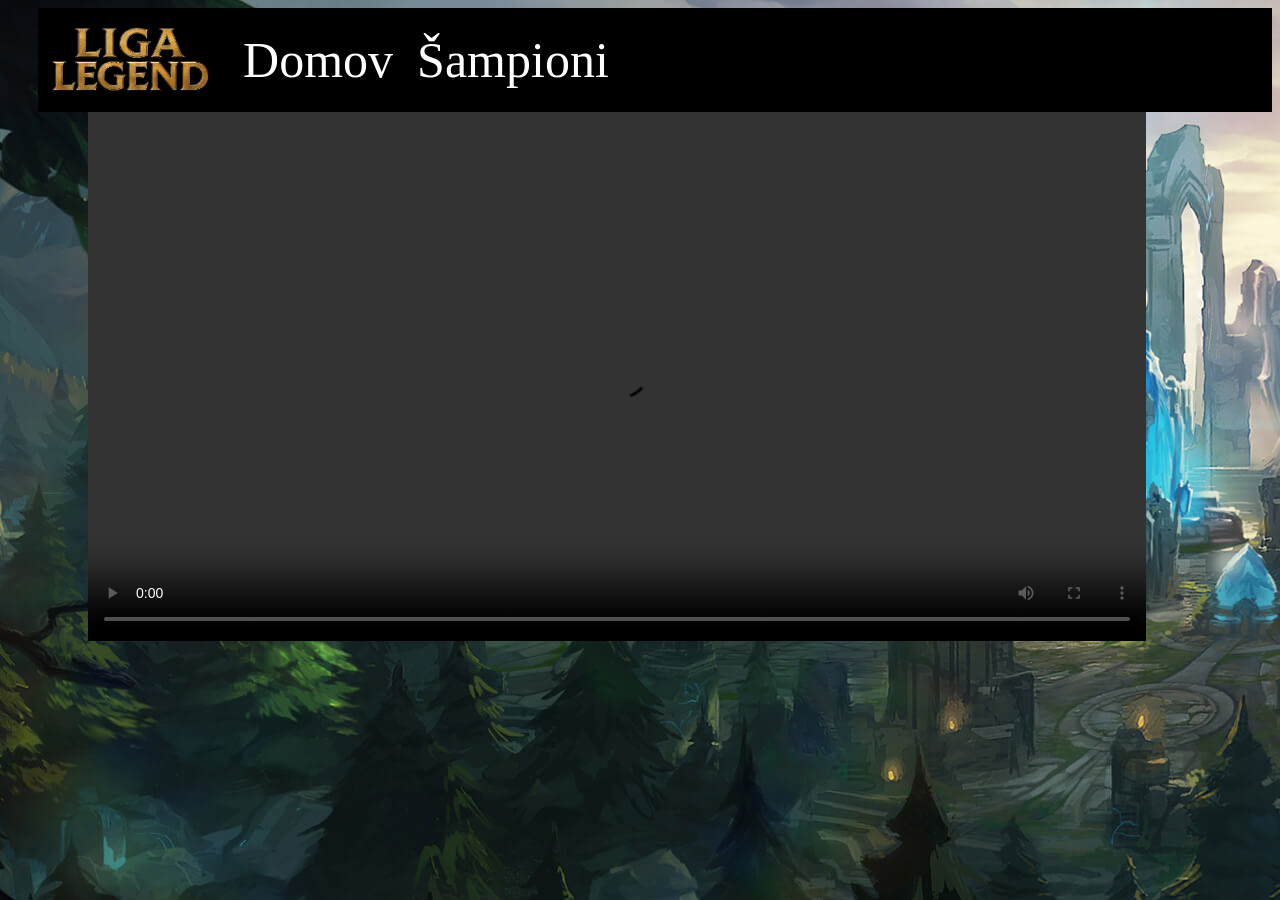
<file: index.html>
<!DOCTYPE html>
<html lang="cs">

<head>
    <meta charset="UTF-8">
    <meta name="viewport" content="width=device-width, initial-scale=1.0">
    <title>Liga Legend</title>
    <link rel="SHORTCUT ICON" href="../img/favicon.ico" />
    <link rel="stylesheet" href="css/stylicek.css">
    <style>

    </style>
</head>

<body>
    <header>
        <img src="../img/Liga_Legend_Logo-removebg-preview.png" alt="Liga Legend Logo">
        <nav>
            <a href="http://127.0.0.1:5500/index.html">Domov</a>
            <a href="http://127.0.0.1:5500/champ.html">Šampioni</a>
           
        </nav>
    </header>
    <video class="videjko" controls autoplay loop>
        <source src="../img/Idyiom - Co je to Leauge Of Legends Parodie CZ (REUPLOAD).mp4" type="video/mp4">
    </video>
</body>
</file>
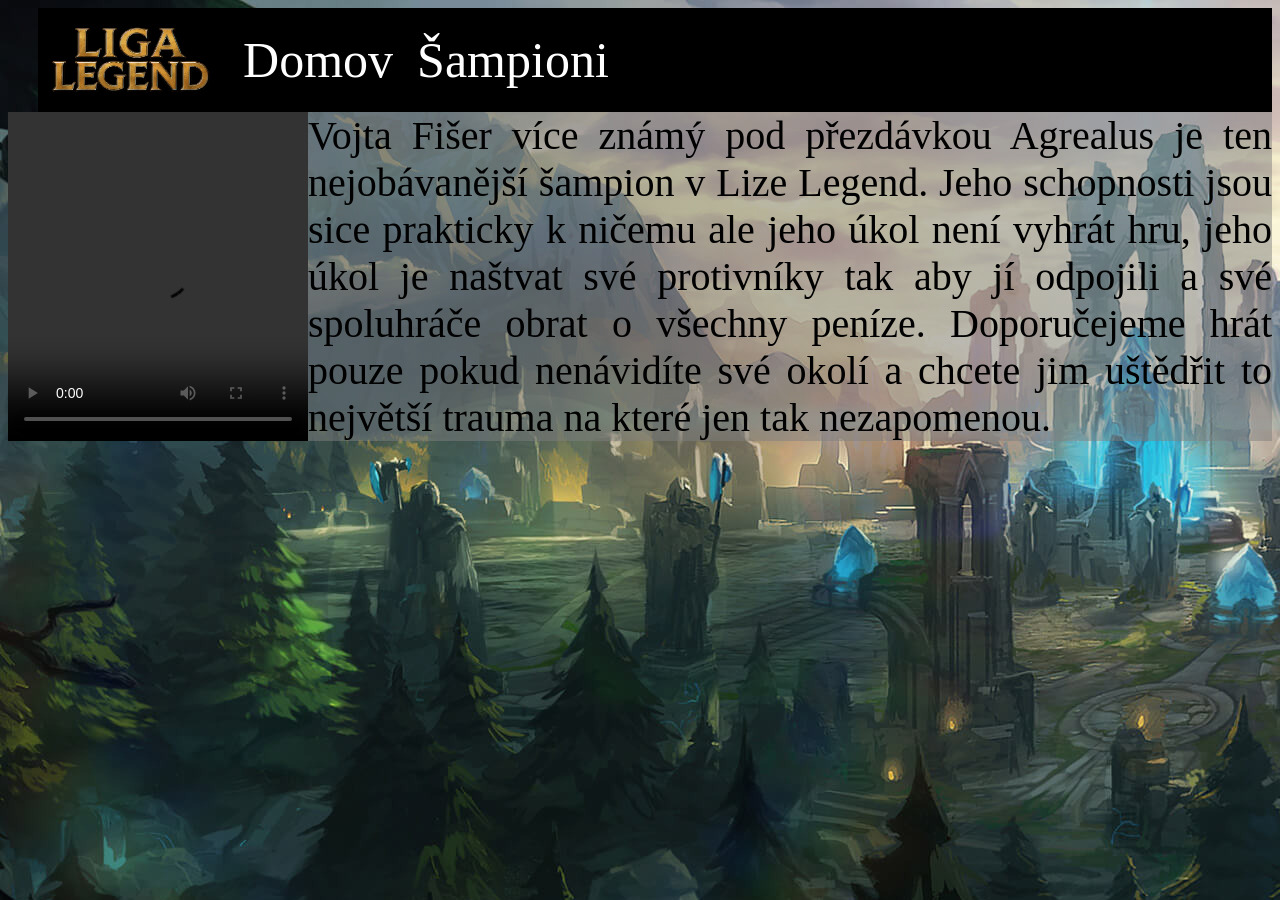
<file: Agrealus.html>
<!DOCTYPE html>
<html lang="cs">

<head>
    <meta charset="UTF-8">
    <meta name="viewport" content="width=device-width, initial-scale=1.0">
    <title>Agrealus Šampion</title>
    <link rel="SHORTCUT ICON" href="../img/favicon.ico" />
    <link rel="stylesheet" href="css/šampion.css">
</head>

<body>
    <header>
        <img src="../img/Liga_Legend_Logo-removebg-preview.png" alt="Liga Legend Logo">
        <nav>
            <a href="http://127.0.0.1:5500/index.html">Domov</a>
            <a href="http://127.0.0.1:5500/champ.html">Šampioni</a>
     
        </nav>
    </header>

    <div class="oddělení">
        <video src="../img/Agraelus - Představení Šampiona.mp4" controls autoplay></video>
        Vojta Fišer více známý pod přezdávkou Agrealus je ten nejobávanější šampion v Lize Legend. Jeho schopnosti jsou
        sice prakticky k ničemu ale jeho úkol není vyhrát hru, jeho úkol je naštvat své protivníky tak aby jí odpojili a
        své spoluhráče obrat o všechny peníze. Doporučejeme hrát pouze pokud nenávidíte své okolí a chcete jim uštědřit
        to největší trauma na které jen tak nezapomenou.
    </div>
</body>

</html>
</file>
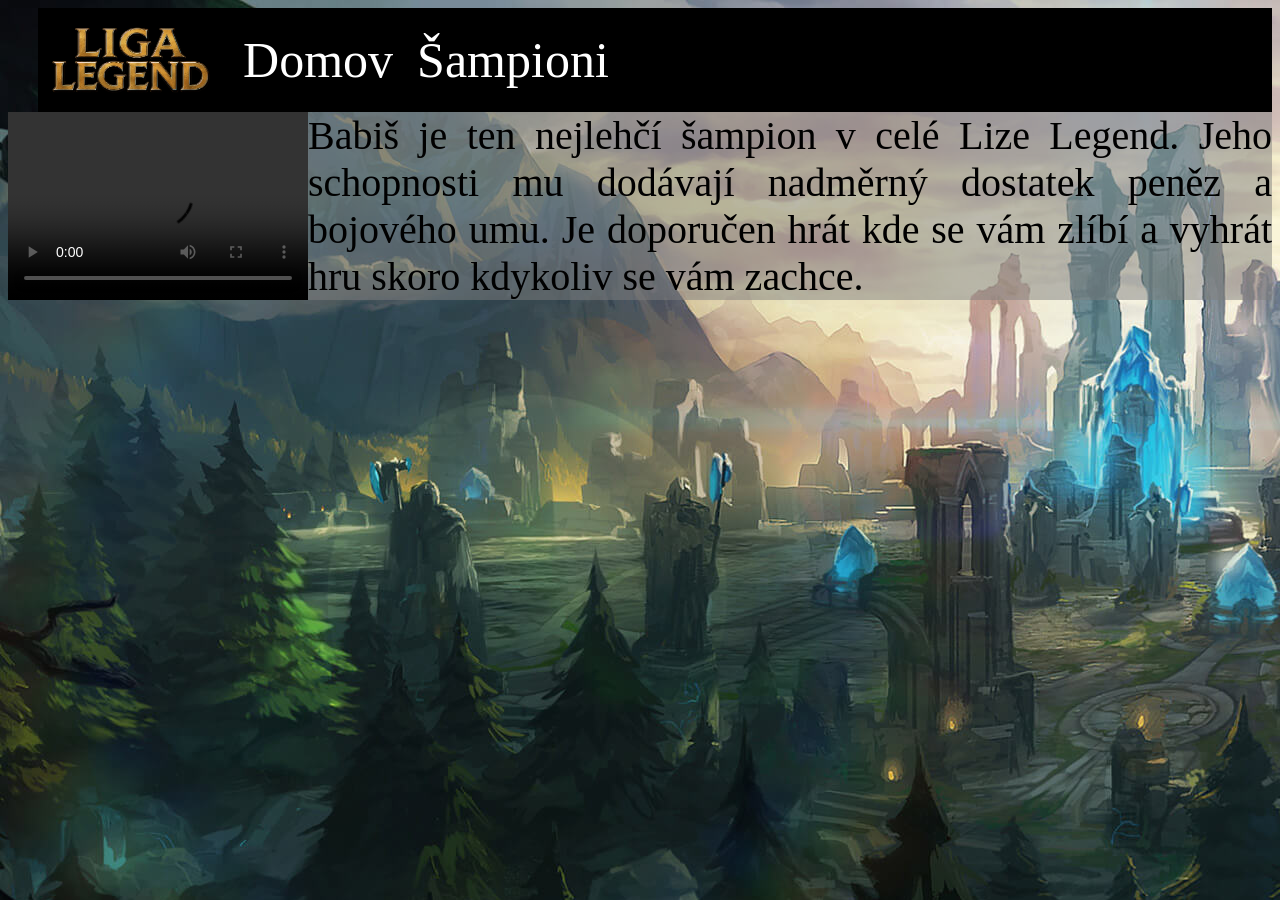
<file: Babis.html>
<!DOCTYPE html>
<html lang="cs">

<head>
    <meta charset="UTF-8">
    <meta name="viewport" content="width=device-width, initial-scale=1.0">
    <title>Babis Šampion</title>
    <link rel="SHORTCUT ICON" href="../img/favicon.ico" />
    <link rel="stylesheet" href="css/šampion.css">
</head>

<body>
    <header>
        <img src="../img/Liga_Legend_Logo-removebg-preview.png" alt="Liga Legend Logo">
        <nav>
            <a href="http://127.0.0.1:5500/index.html">Domov</a>
            <a href="http://127.0.0.1:5500/champ.html">Šampioni</a>
      
        </nav>
    </header>

    <div class="oddělení">
        <video src="../img/vidssave.com Andrej Babiš - Představení Šampiona 360P.mp4" controls autoplay></video>
        Babiš je ten nejlehčí šampion v celé Lize Legend. Jeho schopnosti mu dodávají nadměrný dostatek peněz a bojového
        umu. Je doporučen hrát kde se vám zlíbí a vyhrát hru skoro kdykoliv se vám zachce.
    </div>
</body>

</html>
</file>
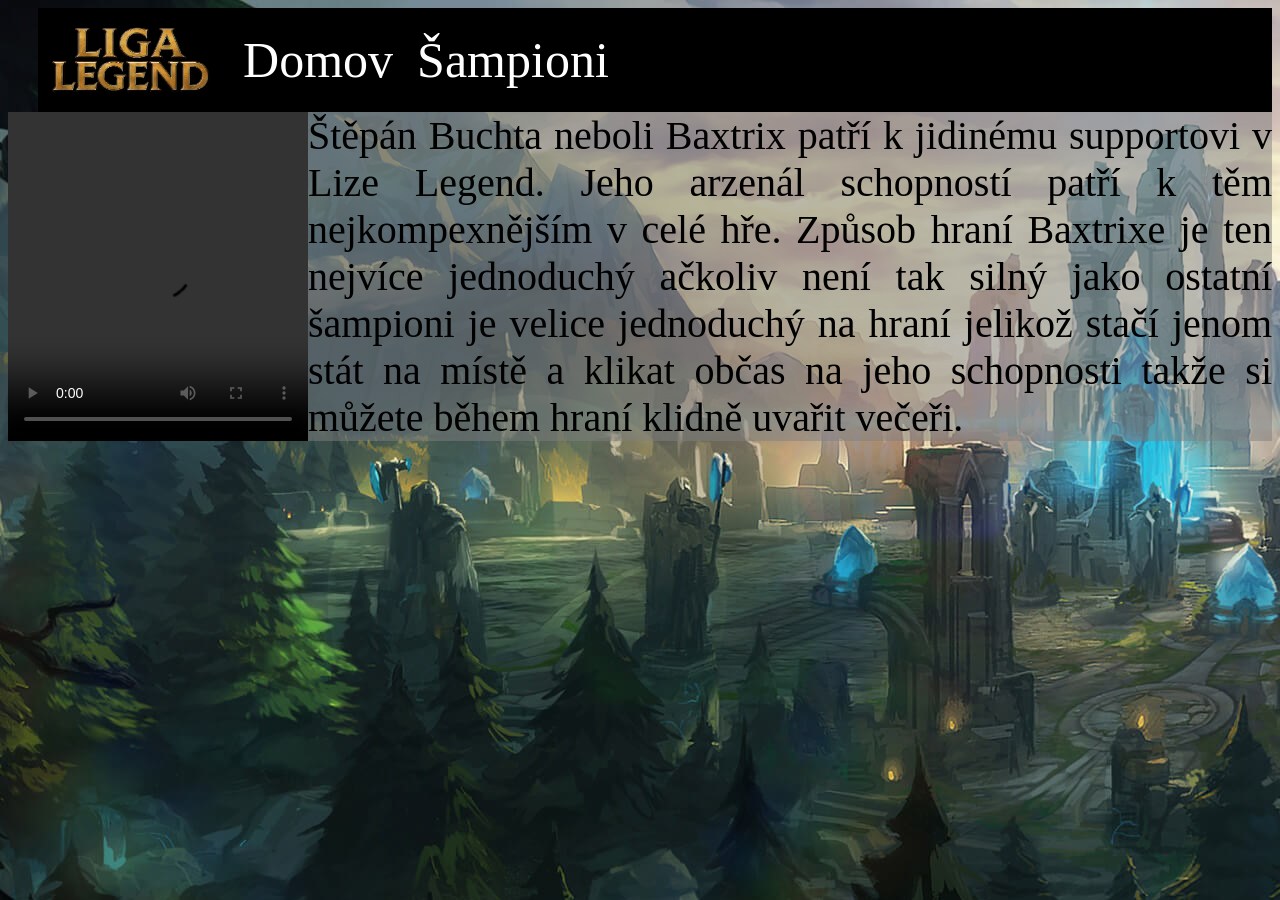
<file: Bax.html>
<!DOCTYPE html>
<html lang="cs">

<head>
    <meta charset="UTF-8">
    <meta name="viewport" content="width=device-width, initial-scale=1.0">
    <title>Baxtrix Šampion</title>
    <link rel="SHORTCUT ICON" href="../img/favicon.ico" />
    <link rel="stylesheet" href="css/šampion.css">
</head>

<body>
    <header>
        <img src="../img/Liga_Legend_Logo-removebg-preview.png" alt="Liga Legend Logo">
        <nav>
            <a href="http://127.0.0.1:5500/index.html">Domov</a>
            <a href="http://127.0.0.1:5500/champ.html">Šampioni</a>
           
        </nav>
    </header>

    <div class="oddělení">
        <video src="../img/vidssave.com Baxtrix - Představení Šampiona 360P.mp4" controls autoplay></video>
        Štěpán Buchta neboli Baxtrix patří k jidinému supportovi v Lize Legend. Jeho arzenál schopností patří k těm
        nejkompexnějším v celé hře. Způsob hraní Baxtrixe je ten nejvíce jednoduchý ačkoliv není tak silný jako ostatní
        šampioni je velice jednoduchý na hraní jelikož stačí jenom stát na místě a klikat občas na jeho schopnosti takže
        si můžete během hraní klidně uvařit večeři.
    </div>
</body>

</html>
</file>
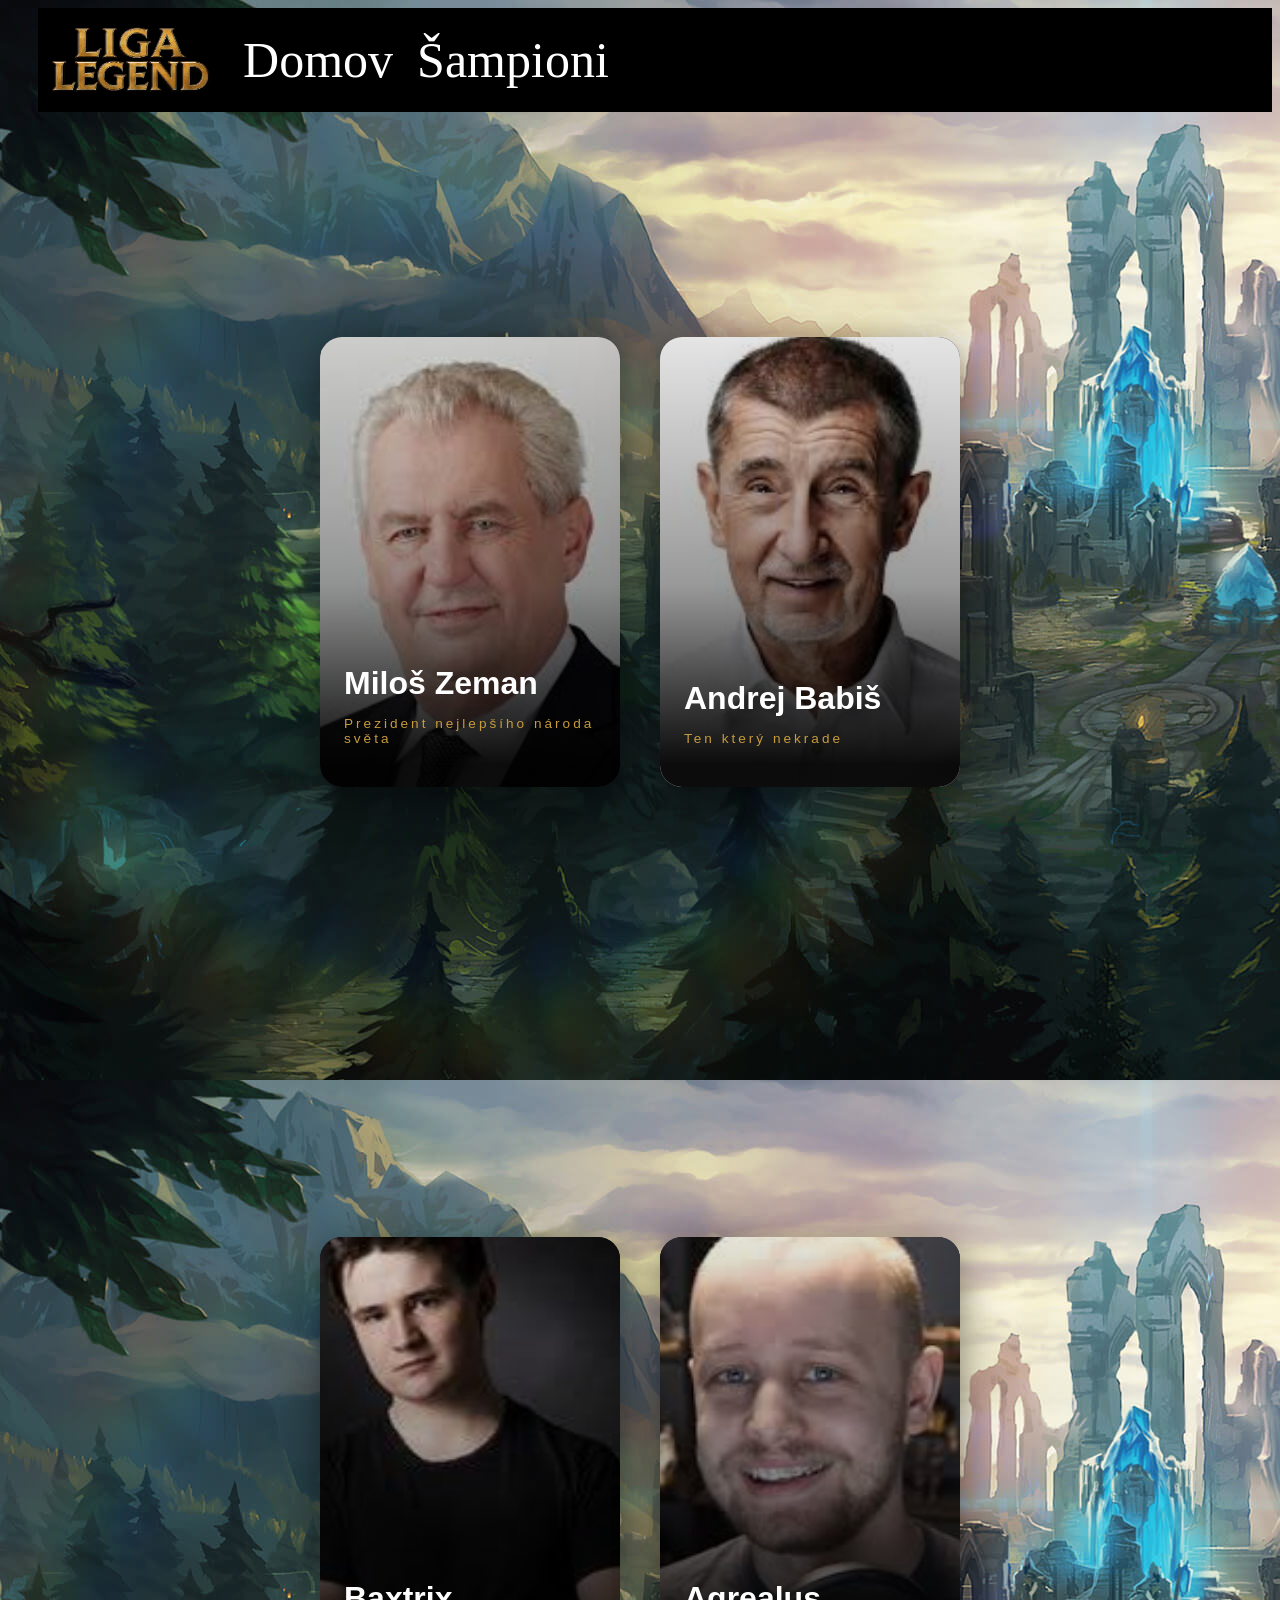
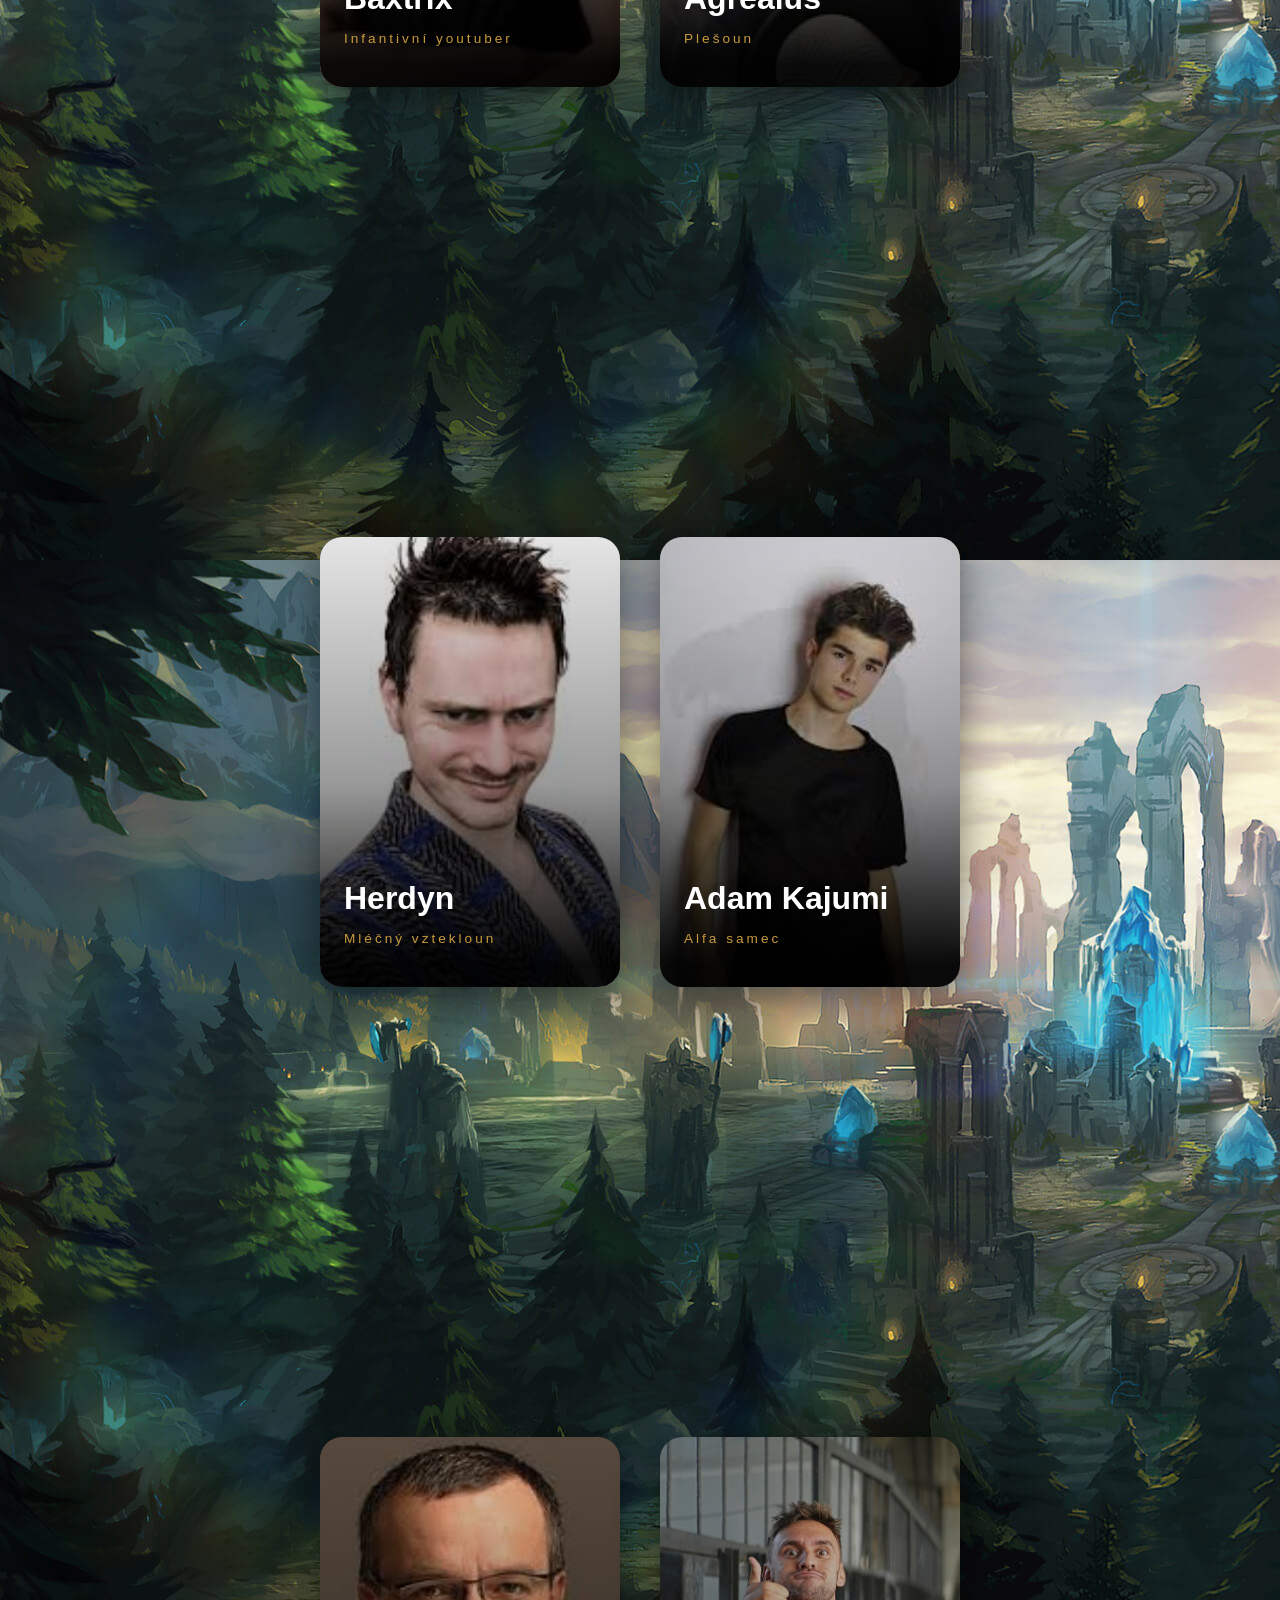
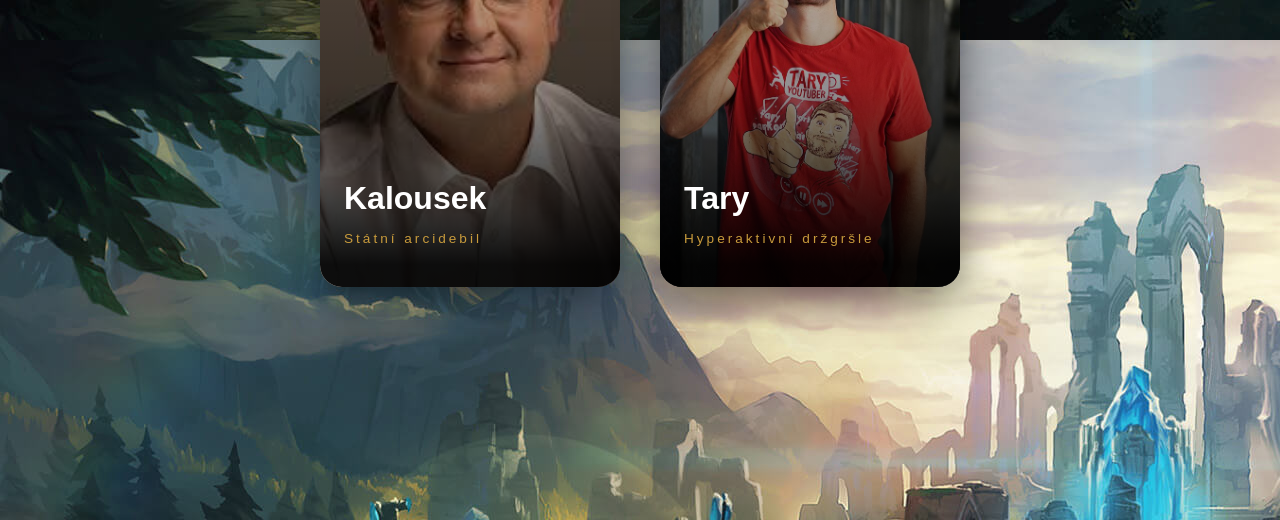
<file: champ.html>
<!DOCTYPE html>
<html lang="cs">

<head>
    <meta charset="UTF-8">
    <meta name="viewport" content="width=device-width, initial-scale=1.0">
    <title>Liga Legend Šampioni</title>
    <link rel="stylesheet" href="css/stylicekšampioni.css">
    <link rel="SHORTCUT ICON" href="../img/favicon.ico" />
</head>

<body>
    <header>
        <img src="../img/Liga_Legend_Logo-removebg-preview.png" alt="Liga Legend Logo">
        <nav>
            <a href="http://127.0.0.1:5500/index.html">Domov</a>
            <a href="http://127.0.0.1:5500/champ.html">Šampioni</a>
        </nav>
    </header>
    <div class="karty">
        <div class="karta">
            <a href="http://127.0.0.1:5500/Milos.html"><img src="../img/images (6).jpg">
                <div class="overlay"></div>
                ¨<div class="content">

                    <h2>Miloš Zeman</h2>

                    <p>Prezident nejlepšího národa světa</p>
            </a>
        </div>
    </div>
    <div class="karta">
        <a href="http://127.0.0.1:5500/Babis.html">
            <img src="../img/images.jpg">
            <div class="overlay"></div>
            <div class="content">
                <h2>Andrej Babiš</h2>
                <p>Ten který nekrade</p>
        </a>
    </div>
    </div>
    </div>
    <div class="karty">
        <div class="karta">
            <a href="http://127.0.0.1:5500/Bax.html">
                <img src="../img/images (5).jpg">
                <div class="overlay"></div>
                <div class="content">
                    <h2>Baxtrix</h2>
                    <p>Infantivní youtuber</p>
            </a>
        </div>
    </div>
    <div class="karta">
        <a href="http://127.0.0.1:5500/Agrealus.html">
            <img src="../img/images (1).jpg">
            <div class="overlay"></div>
            <div class="content">
                <h2>Agrealus</h2>
                <p>Plešoun</p>
        </a>
    </div>
    </div>
    </div>
    <div class="karty">
        <div class="karta">
            <a href="http://127.0.0.1:5500/Herdyn.html">
                <img src="../img/images (4).jpg">
                <div class="overlay"></div>
                <div class="content">
                    <h2>Herdyn</h2>
                    <p>Mléčný vztekloun</p>
            </a>
        </div>
    </div>
    <div class="karta">
        <a href="http://127.0.0.1:5500/Kajumi.html">
            <img src="../img/images (2).jpg">
            <div class="overlay"></div>
            <div class="content">
                <h2>Adam Kajumi</h2>
                <p>Alfa samec</p>
        </a>
    </div>
    </div>
    </div>
    <div class="karty">
        <div class="karta">
            <a href="http://127.0.0.1:5500/Kalousek.html">
                <img src="../img/images (3).jpg">
                <div class="overlay"></div>
                <div class="content">
                    <h2>Kalousek</h2>
                    <p>Státní arcidebil</p>
            </a>
        </div>
    </div>

    <div class="karta">
        <a href="http://127.0.0.1:5500/Tary.html">
            <img src="../img/gallery_160.jpg">
            <div class="overlay"></div>
            <div class="content">
                <h2>Tary</h2>
                <p>Hyperaktivní držgršle</p>
        </a>
    </div>
    </div>
    </div>
</body>

</html>
</file>
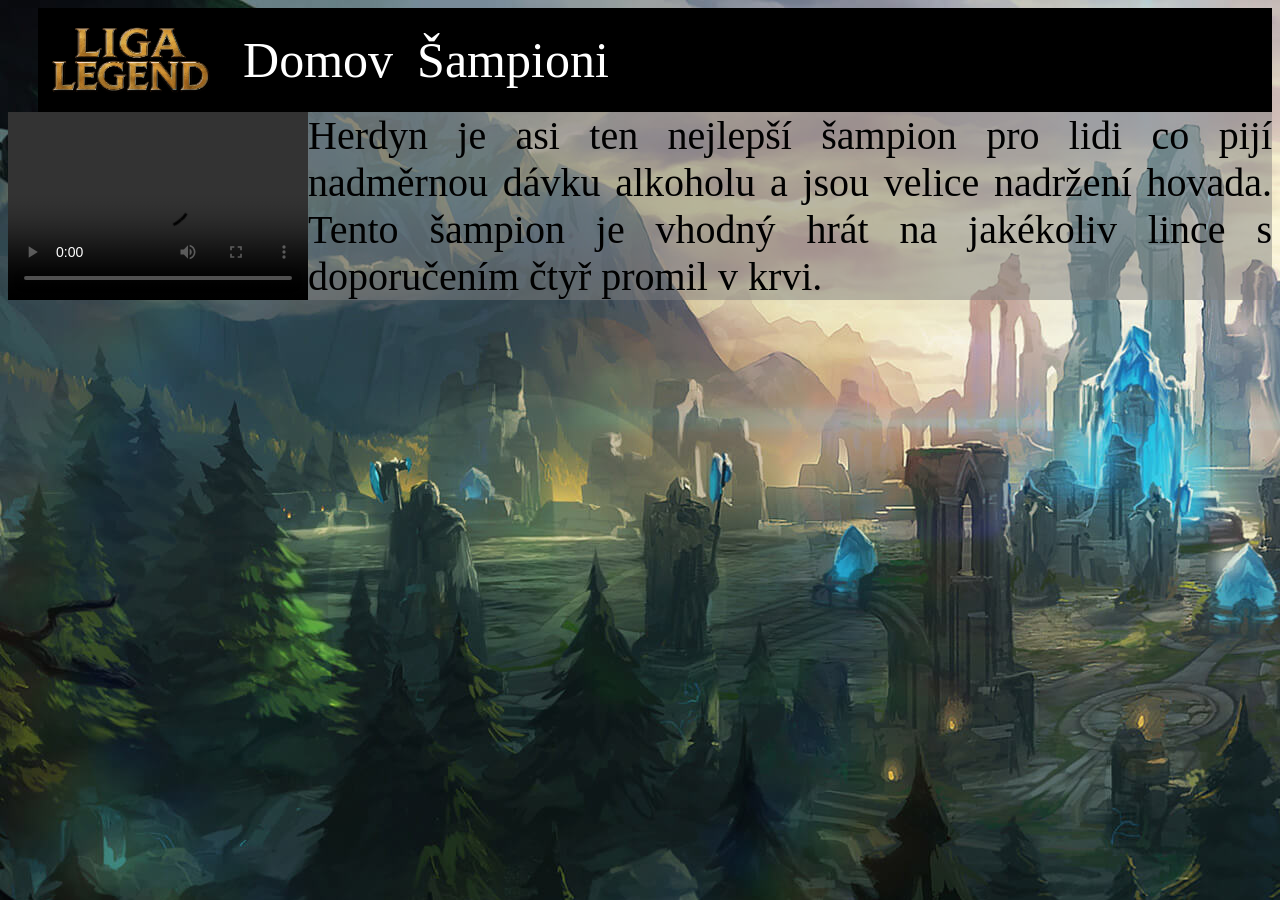
<file: Herdyn.html>
<!DOCTYPE html>
<html lang="cs">

<head>
    <meta charset="UTF-8">
    <meta name="viewport" content="width=device-width, initial-scale=1.0">
    <title>Herdyn Šampion</title>
    <link rel="SHORTCUT ICON" href="../img/favicon.ico" />
    <link rel="stylesheet" href="css/šampion.css">
</head>

<body>
    <header>
        <img src="../img/Liga_Legend_Logo-removebg-preview.png" alt="Liga Legend Logo">
        <nav>
            <a href="http://127.0.0.1:5500/index.html">Domov</a>
            <a href="http://127.0.0.1:5500/champ.html">Šampioni</a>
          
        </nav>
    </header>

    <div class="oddělení">
        <video src="../img/Herdyn - Představení Šampiona.mp4" controls autoplay></video>
        Herdyn je asi ten nejlepší šampion pro lidi co pijí nadměrnou dávku alkoholu a jsou velice nadržení hovada.
        Tento šampion je vhodný hrát na jakékoliv lince s doporučením čtyř promil v krvi.
    </div>
</body>

</html>
</file>
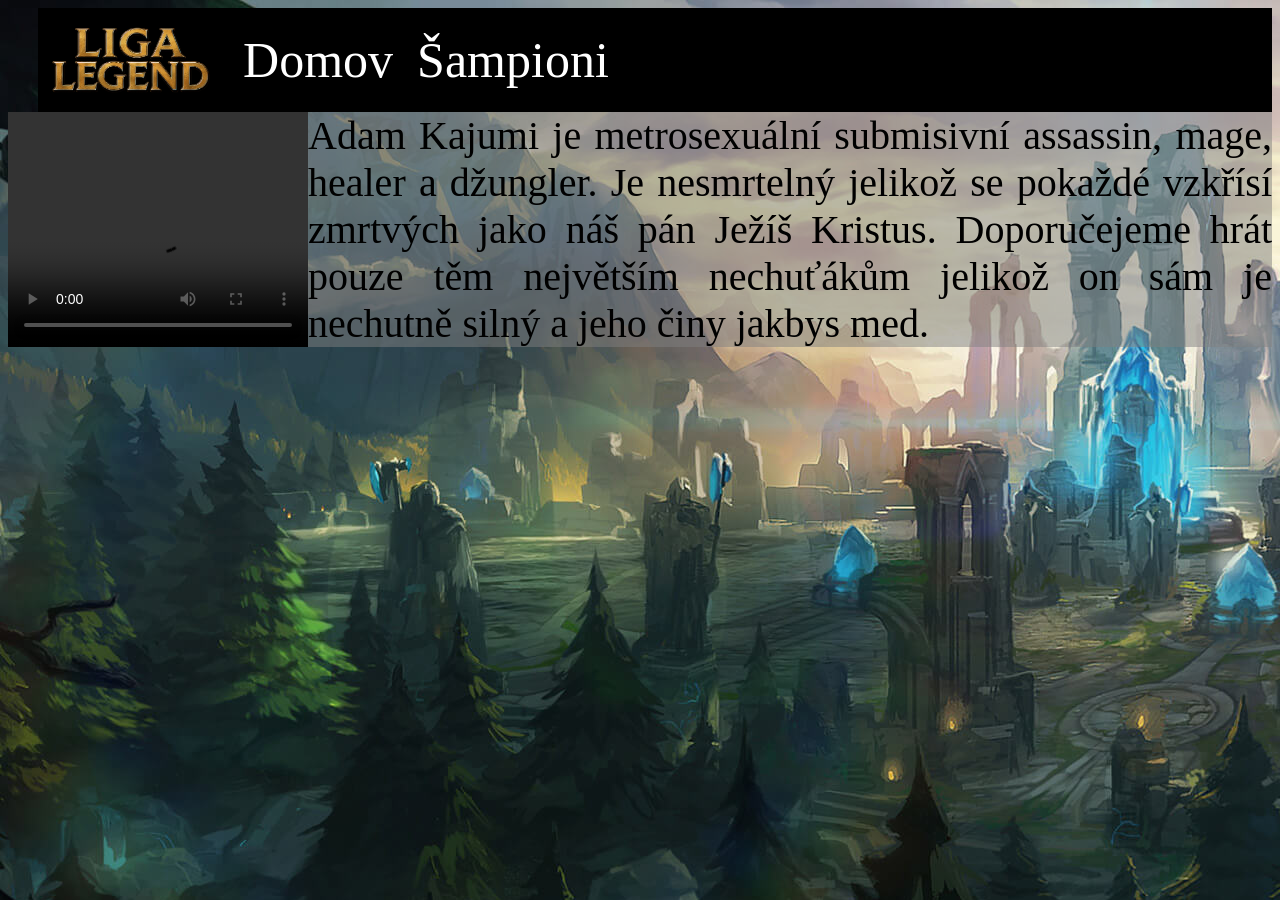
<file: Kajumi.html>
<!DOCTYPE html>
<html lang="cs">

<head>
    <meta charset="UTF-8">
    <meta name="viewport" content="width=device-width, initial-scale=1.0">
    <title>Kajumi Šampion</title>
    <link rel="SHORTCUT ICON" href="../img/favicon.ico" />
    <link rel="stylesheet" href="css/šampion.css">
</head>

<body>
    <header>
        <img src="../img/Liga_Legend_Logo-removebg-preview.png" alt="Liga Legend Logo">
        <nav>
            <a href="http://127.0.0.1:5500/index.html">Domov</a>
            <a href="http://127.0.0.1:5500/champ.html">Šampioni</a>
         
        </nav>
    </header>

    <div class="oddělení">
        <video src="../img/vidssave.com Adam Kajumi - Představení Šampiona 360P.mp4" controls autoplay></video>
        Adam Kajumi je metrosexuální submisivní assassin, mage, healer a džungler. Je nesmrtelný jelikož se pokaždé
        vzkřísí zmrtvých jako náš pán Ježíš Kristus. Doporučejeme hrát pouze těm největším nechuťákům jelikož on sám je
        nechutně silný a jeho činy jakbys med.
    </div>
</body>

</html>
</file>
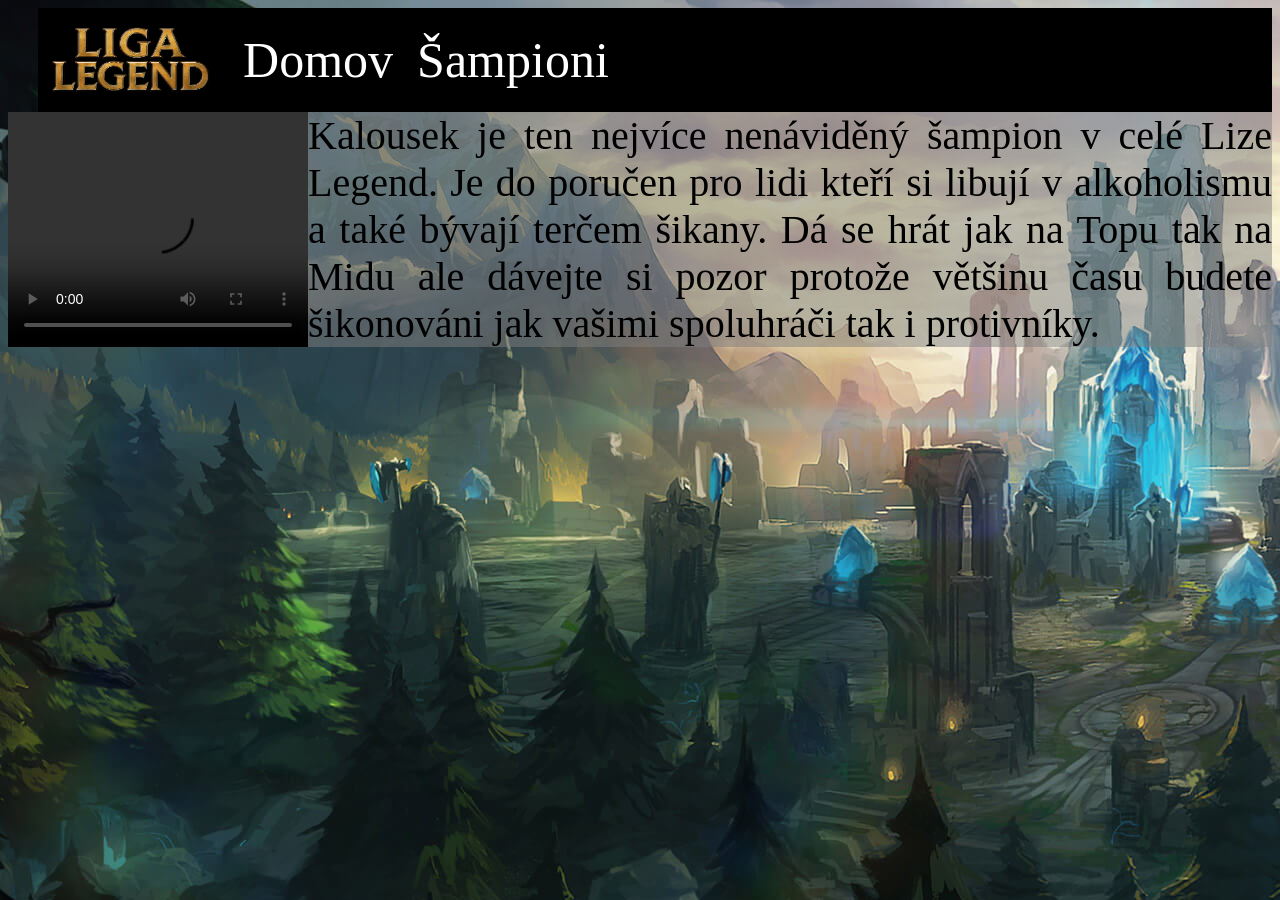
<file: Kalousek.html>
<!DOCTYPE html>
<html lang="cs">

<head>
    <meta charset="UTF-8">
    <meta name="viewport" content="width=device-width, initial-scale=1.0">
    <title>Kalousek Šampion</title>
    <link rel="SHORTCUT ICON" href="../img/favicon.ico" />
    <link rel="stylesheet" href="css/šampion.css">
</head>

<body>
    <header>
        <img src="../img/Liga_Legend_Logo-removebg-preview.png" alt="Liga Legend Logo">
        <nav>
            <a href="http://127.0.0.1:5500/index.html">Domov</a>
            <a href="http://127.0.0.1:5500/champ.html">Šampioni</a>
           
        </nav>
    </header>

    <div class="oddělení">
        <video src="../img/vidssave.com Kalousek - Představení Šampiona 360P.mp4" controls autoplay></video>
        Kalousek je ten nejvíce nenáviděný šampion v celé Lize Legend. Je do poručen pro lidi kteří si libují v
        alkoholismu a také bývají terčem šikany. Dá se hrát jak na Topu tak na Midu ale dávejte si pozor protože většinu
        času budete šikonováni jak vašimi spoluhráči tak i protivníky.
</body>

</html>
</file>
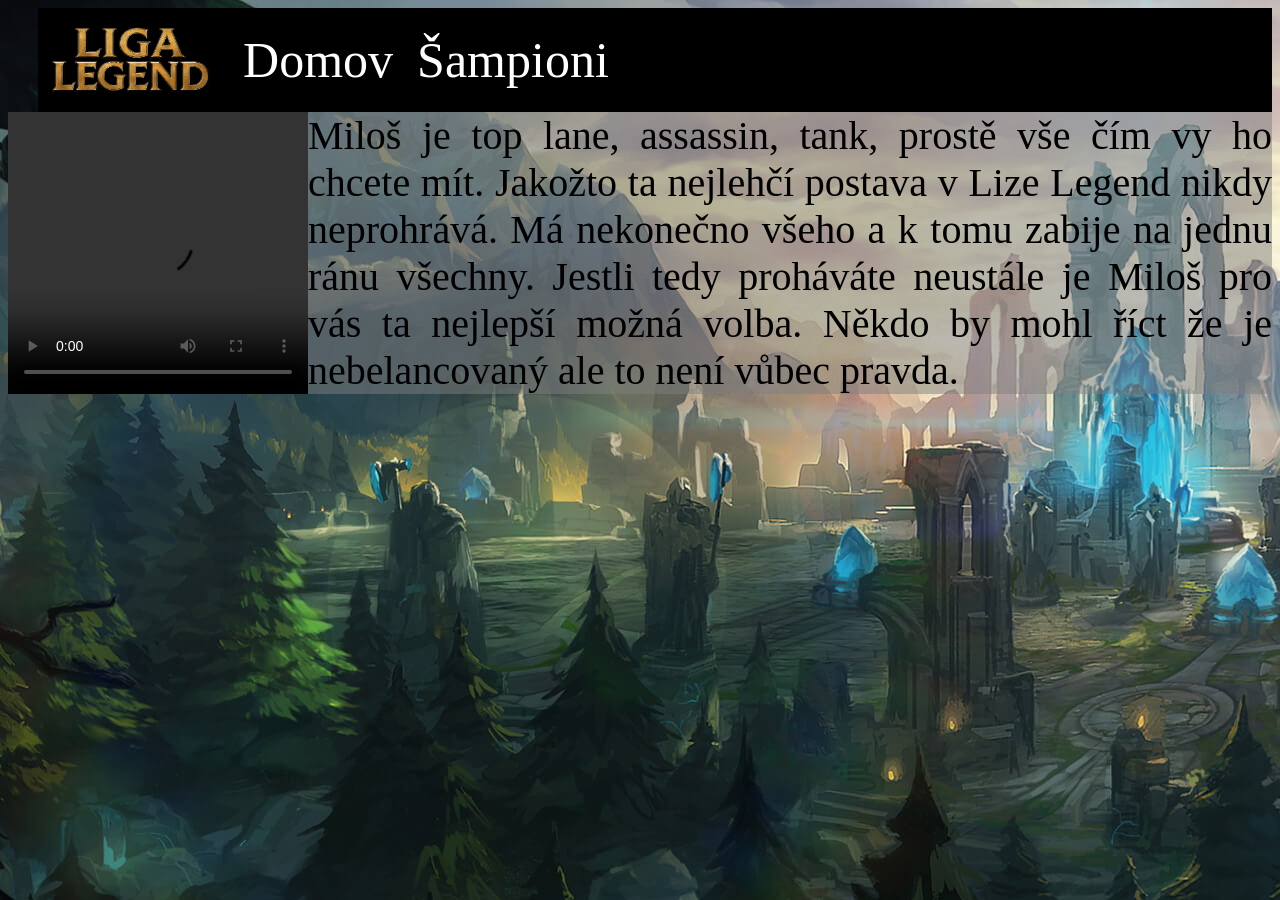
<file: Milos.html>
<!DOCTYPE html>
<html lang="cs">

<head>
    <meta charset="UTF-8">
    <meta name="viewport" content="width=device-width, initial-scale=1.0">
    <title>Miloš Zeman Šampion</title>
    <link rel="SHORTCUT ICON" href="../img/favicon.ico" />
    <link rel="stylesheet" href="css/šampion.css">
</head>

<body>
    <header>
        <img src="../img/Liga_Legend_Logo-removebg-preview.png" alt="Liga Legend Logo">
        <nav>
            <a href="http://127.0.0.1:5500/index.html">Domov</a>
            <a href="http://127.0.0.1:5500/champ.html">Šampioni</a>
          
        </nav>
    </header>

    <div class="oddělení">
        <video src="../img/Miloš Zeman - Představení Šampiona.mp4" controls autoplay></video>
        Miloš je top lane, assassin, tank, prostě vše čím vy ho chcete mít. Jakožto ta nejlehčí postava v Lize Legend
        nikdy neprohrává. Má nekonečno všeho a k tomu zabije na jednu ránu všechny. Jestli tedy proháváte neustále je
        Miloš pro vás ta nejlepší možná volba. Někdo by mohl říct že je nebelancovaný ale to není vůbec pravda.
    </div>
</body>

</html>
</file>
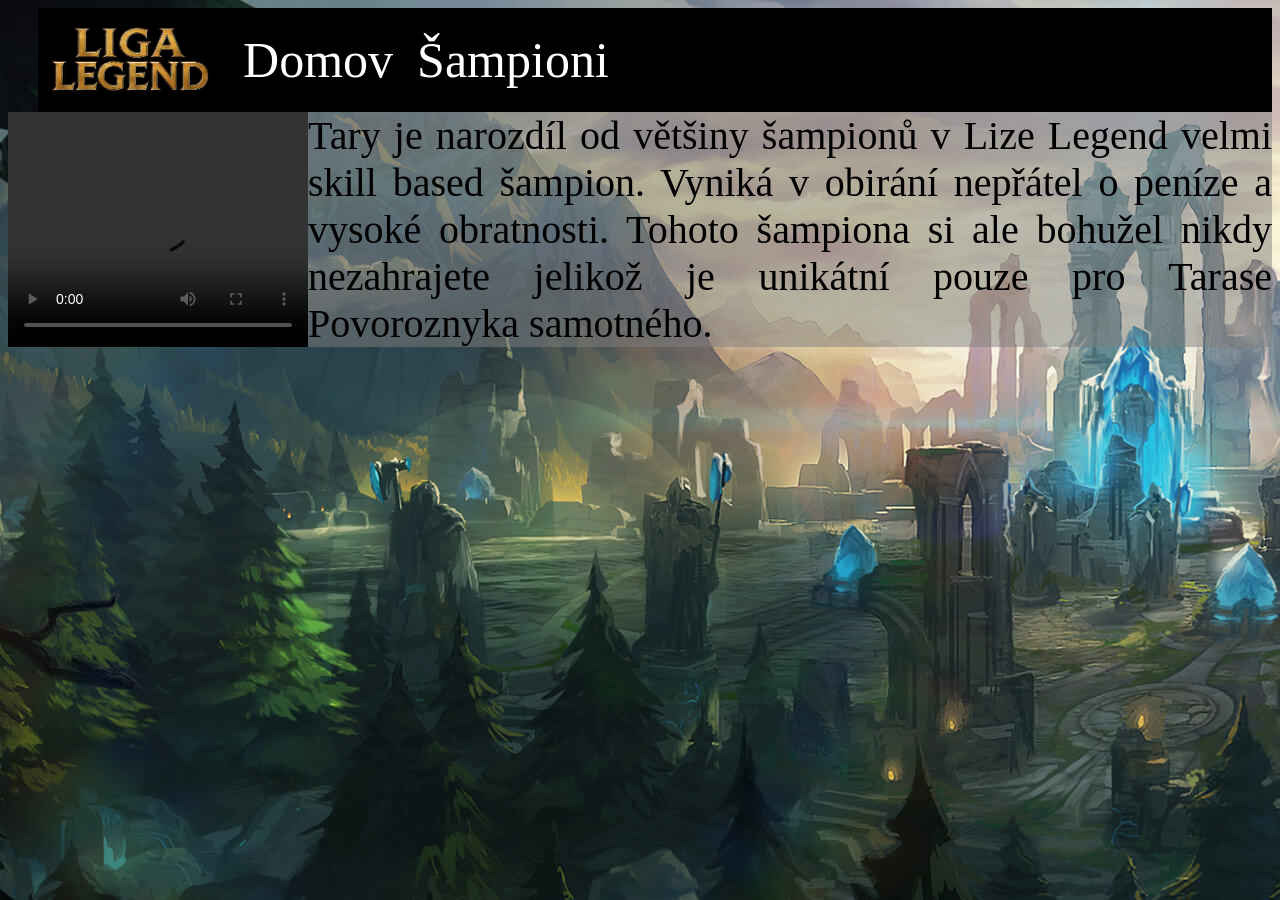
<file: Tary.html>
<!DOCTYPE html>
<html lang="cs">

<head>
    <meta charset="UTF-8">
    <meta name="viewport" content="width=device-width, initial-scale=1.0">
    <title>Tary Šampion</title>
    <link rel="SHORTCUT ICON" href="../img/favicon.ico" />
    <link rel="stylesheet" href="css/šampion.css">
</head>

<body>
    <header>
        <img src="../img/Liga_Legend_Logo-removebg-preview.png" alt="Liga Legend Logo">
        <nav>
            <a href="http://127.0.0.1:5500/index.html">Domov</a>
            <a href="http://127.0.0.1:5500/champ.html">Šampioni</a>
         
        </nav>
    </header>

    <div class="oddělení">
        <video src="../img/Tary - Představení Šampiona.mp4" controls autoplay></video>
        Tary je narozdíl od většiny šampionů v Lize Legend velmi skill based šampion. Vyniká v obirání nepřátel o peníze
        a vysoké obratnosti. Tohoto šampiona si ale bohužel nikdy nezahrajete jelikož je unikátní pouze pro Tarase
        Povoroznyka samotného.
    </div>
</body>

</html>
</file>
<file: css/stylicek.css>
.videjko {
            width: 90%;
            height: auto;
            padding-left: 80px;
            margin-bottom: 70px;
        }

        a {
            text-decoration: none;
            color: white;
            font-size: 50px;
            justify-content: space-between;

        }

        nav a:hover {
            color: rgba(255, 217, 0, 0.707);
            background-color: gray;
            border-radius: 25px;
            height: 150px;
            padding: 5px;
            text-decoration: underline;
            text-decoration-color: rgb(41, 155, 208);
            text-underline-position: under;
        }

        nav {
            margin-left: 20px;
        }

        header {
            display: flex;
            align-items: center;
            word-spacing: 20px;
            margin-left: 30px;
            background-color: black;
        }

        body {
            background-image: url(../img/Banner_Preseason-1_dwfwpnp0byzkpe2hk65v.jpg);
        }

        img {
            width: 15%;
        }
        * {
            box-sizing: border-box;
          }
</file>
<file: css/šampion.css>
body {
       background-image: url(../img/Banner_Preseason-1_dwfwpnp0byzkpe2hk65v.jpg);
   }

   header {
       display: flex;
       align-items: center;
       word-spacing: 20px;
       margin-left: 30px;
       background-color: black;
   }

   a {
       text-decoration: none;
       color: white;
       font-size: 50px;
       justify-content: space-between;

   }

   nav a:hover {
       color: rgba(255, 217, 0, 0.707);
       background-color: gray;
       border-radius: 25px;
       height: 150px;
       padding: 5px;
       text-decoration: underline;
       text-decoration-color: rgb(41, 155, 208);
       text-underline-position: under;
   }

   nav {
       margin-left: 20px;
   }

   img {
       width: 15%;
   }

   * {
       box-sizing: border-box;
   }
   
   .oddělení{
       display: flex;
        font-size: 40px;
       color: rgb(0, 0, 0);
       text-align: justify;
       background-color: rgb(128, 128, 128, 0.5);
   }
</file>
<file: css/stylicekšampioni.css>
a {
    text-decoration: none;
    color: white;
    font-size: 50px;
    justify-content: space-between;

}

nav a:hover {
    color: rgba(255, 217, 0, 0.707);
    background-color: gray;
    border-radius: 25px;
    height: 150px;
    padding: 5px;
    text-decoration: underline;
    text-decoration-color: rgb(41, 155, 208);
    text-underline-position: under;
}

nav {
    margin-left: 20px;
}

body {
    background-image: url(../img/Banner_Preseason-1_dwfwpnp0byzkpe2hk65v.jpg);
}

img {
    width: 15%;
}
* {
    box-sizing: border-box;
  }
          a {
            text-decoration: none;
            color: white;
            font-size: 50px;
            justify-content: space-between;

        }

        nav a:hover {
            color: rgba(255, 217, 0, 0.707);
            background-color: gray;
            border-radius: 25px;
            height: 150px;
            padding: 5px;
            text-decoration: underline;
            text-decoration-color: rgb(41, 155, 208);
            text-underline-position: under;
        }

        nav {
            margin-left: 20px;
        }

        header {
            display: flex;
            align-items: center;
            word-spacing: 20px;
            margin-left: 30px;
            background-color: black;
        }

        body {
            background-image: url(../img/Banner_Preseason-1_dwfwpnp0byzkpe2hk65v.jpg);
        }

        img {
            width: 15%;
        }
        * {
            box-sizing: border-box;
          }
          .karty{
            display:flex;
            gap:40px;
            perspective:1500px;
            min-height:100vh;
            display:flex;
            justify-content:center;
            align-items:center;
            font-family:Arial, sans-serif;
            overflow:hidden;
        }
        .karta{
            width:300px;
            height:450px;
            position:relative;
            overflow:hidden;
            border-radius:22px;
            transform-style:preserve-3d;
            transition:
                transform .15s ease,
                box-shadow .25s ease;
            cursor:pointer;
        
            background:#111;
        
            box-shadow:
                0 10px 40px rgba(0,0,0,.5),
                0 0 0 rgba(200,155,60,0);
        }
        .karta img{
            position:absolute;
            width:100%;
            height:100%;
            object-fit:cover;
        
            transform:scale(1.05);
            transition:transform .35s ease;
        }
        .overlay{
            position:absolute;
            inset:0;
        
            background:
                linear-gradient(
                    to top,
                    rgba(0,0,0,.95) 5%,
                    rgba(0,0,0,.4) 45%,
                    rgba(0,0,0,.1) 100%
                );
        }
        .content h2{
    font-size:2rem;
    margin-bottom:8px;
}
.content p{
    color:#c89b3c;
    letter-spacing:3px;
    font-size:.85rem;
}
.content{
    position:absolute;
    bottom:28px;
    left:24px;

    color:white;
    z-index:5;

    transform:translateZ(60px);
}
.karta:hover{
    box-shadow:
        0 25px 60px rgba(0,0,0,.65),
        0 0 35px rgba(200,155,60,.25);
}
.karta:hover img{
    transform:scale(1.12);
}
</file>
